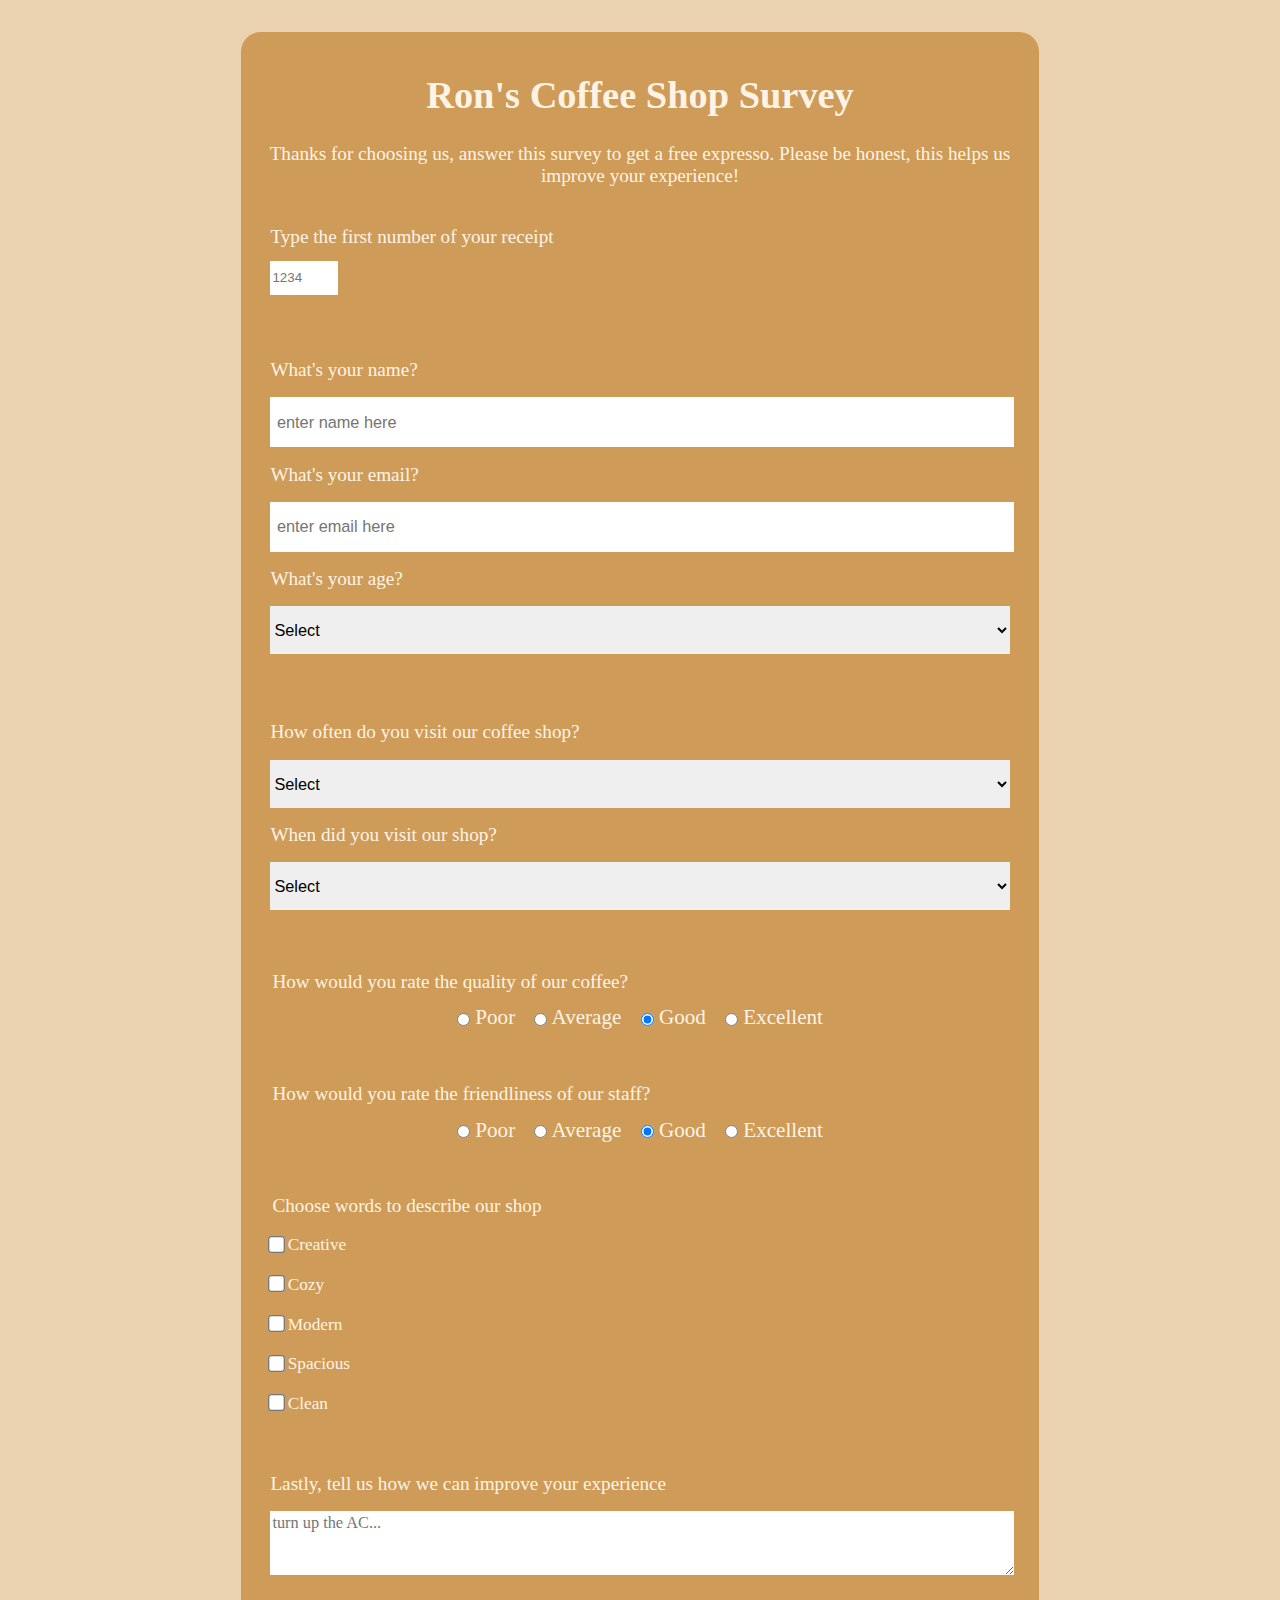
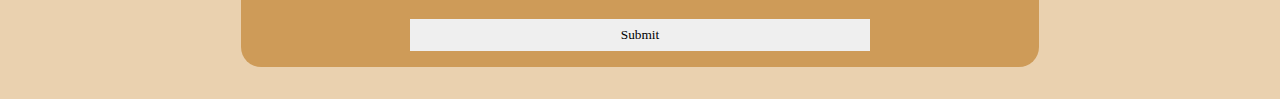
<file: FCC 1- Cafe Survey Form/index.html>
<!DOCTYPE HTML>
<html lang ="en">
<head>
  <title>Coffee Survey</title>
  <meta charset="utf-8">
  <meta name="viewport" content="width=device-width, initial-scale=1.0">
  <link rel="stylesheet" href="styles.css"
</head>
<body>
  <main>
    <div class="Survey">
      <h1 id="title">Ron's  Coffee Shop Survey</h1>
      <p id="description">Thanks for choosing us, answer this survey to get a free expresso. Please be honest, this helps us improve your experience!</p>
      <form id="survey-form" method="post" action=''>
        
        <fieldset>
          <label class ="spacingnumber"for="number" id="number-label"> Type the first number of your receipt
            <input placeholder="1234" required id="number" type="number" name="verification" min="1000" max="9999">
          </label>
        </fieldset>
        <fieldset>
          <label class="scale" for="name" id="name-label">What's your name?<input placeholder=" enter name here" type="text" name="personal-info" id="name" name="personal-info" required/></label>
          <label class="scale" for="email" id="email-label">What's your email? <input placeholder=" enter email here" type="email" id="email" name="personal-info" required/></label>
          
          <label for="age"> What's your age?
            <select id="age" required name="personal-info">
              <option value="">Select</option>
              <option value="1">13-17</option>
              <option value="2">18-24</option>
              <option value ="3">25-60</option>
              <option value="4">+60</option>
            </select> 
          </label>
        </fieldset>
        
        <fieldset>

          <label for="dropdown">How often do you visit our coffee shop?
            <select required id="dropdown" name="visit-info">
              <option value="">Select</option>
              <option value="1">Daily</option>
              <option value="2">Weekly</option>
              <option value="3">Monthly</option>
              <option value="4">Rarely</option>
            </select>  
          </label>
          <label for="time">When did you visit our shop?
            <select required id="time" name="visit-info">
              <option value="">Select</option>
              <option value="1">Morning</option>
              <option value="2">Afternoon</option>
              <option value="3">Evening</option>
            </select>  
          </label>
        </fieldset>

        <fieldset>
          <legend> How would you rate the quality of our coffee? </legend>
          <div class="radiogroup">
            <label for="poor-quality" class="radio"><input type="radio" name="coffee-quality" id="poor-quality" value="poor"> Poor</label>
            <label for="average-quality" class="radio"><input type="radio" name="coffee-quality" id="average-quality" value="average"> Average</label>
            <label for="good-quality" class="radio"><input type="radio" name="coffee-quality" id="good-quality" checked value="good"> Good</label>
            <label for="excellent-quality" class="radio"><input type="radio" name="coffee-quality" id="excellent-quality" value="excellent"> Excellent</label>
          </div> 
        </fieldset>
              <fieldset>
          <legend> How would you rate the friendliness of our staff? </legend>
          <div class="radiogroup">
            <label for="poor-staff" class="radio"><input type="radio" name="staff-quality" id="poor-staff" value="poor"> Poor</label>
            <label for="average-staff" class="radio"><input type="radio" name="staff-quality" id="average-staff" value="average"> Average</label>
            <label for="good-staff" class="radio"><input checked type="radio" name="staff-quality" id="good-staff" value="good"> Good</label>
            <label for="excellent-staff" class="radio"><input type="radio" name="staff-quality" id="excellent-staff" value="excellent"> Excellent</label>
          </div> 
        </fieldset>
        <fieldset class="checkbox">
          <legend> Choose words to describe our shop </legend>
          <label for="creative"> <input type="checkbox" name="shop-personality" id="creative" value="creative"> Creative</label>
          <label for="cozy"> <input id="cozy" value="cozy" type="checkbox" name="shop-personality"> Cozy</label>
          <label for="modern"> <input id="modern" value="modern" type="checkbox" name="shop-personality" > Modern</label>
          <label for="spacious"> <input id="spacious" value="spacious"type="checkbox" name="shop-personality"> Spacious</label>
          <label for="clean"> <input id="clean"type="checkbox" name="shop-personality" value="clean"> Clean</label>
        </fieldset>
        <fieldset>
          <label> Lastly, tell us how we can improve your experience
            <textarea cols="60" rows="3" placeholder="turn up the AC..."></textarea>  
          </label>
        </fieldset>
        <input type="submit" value="Submit" id="submit">
      </form>
    </div>
    <div class="legroom"></div>
  </main>
</body>
</file>
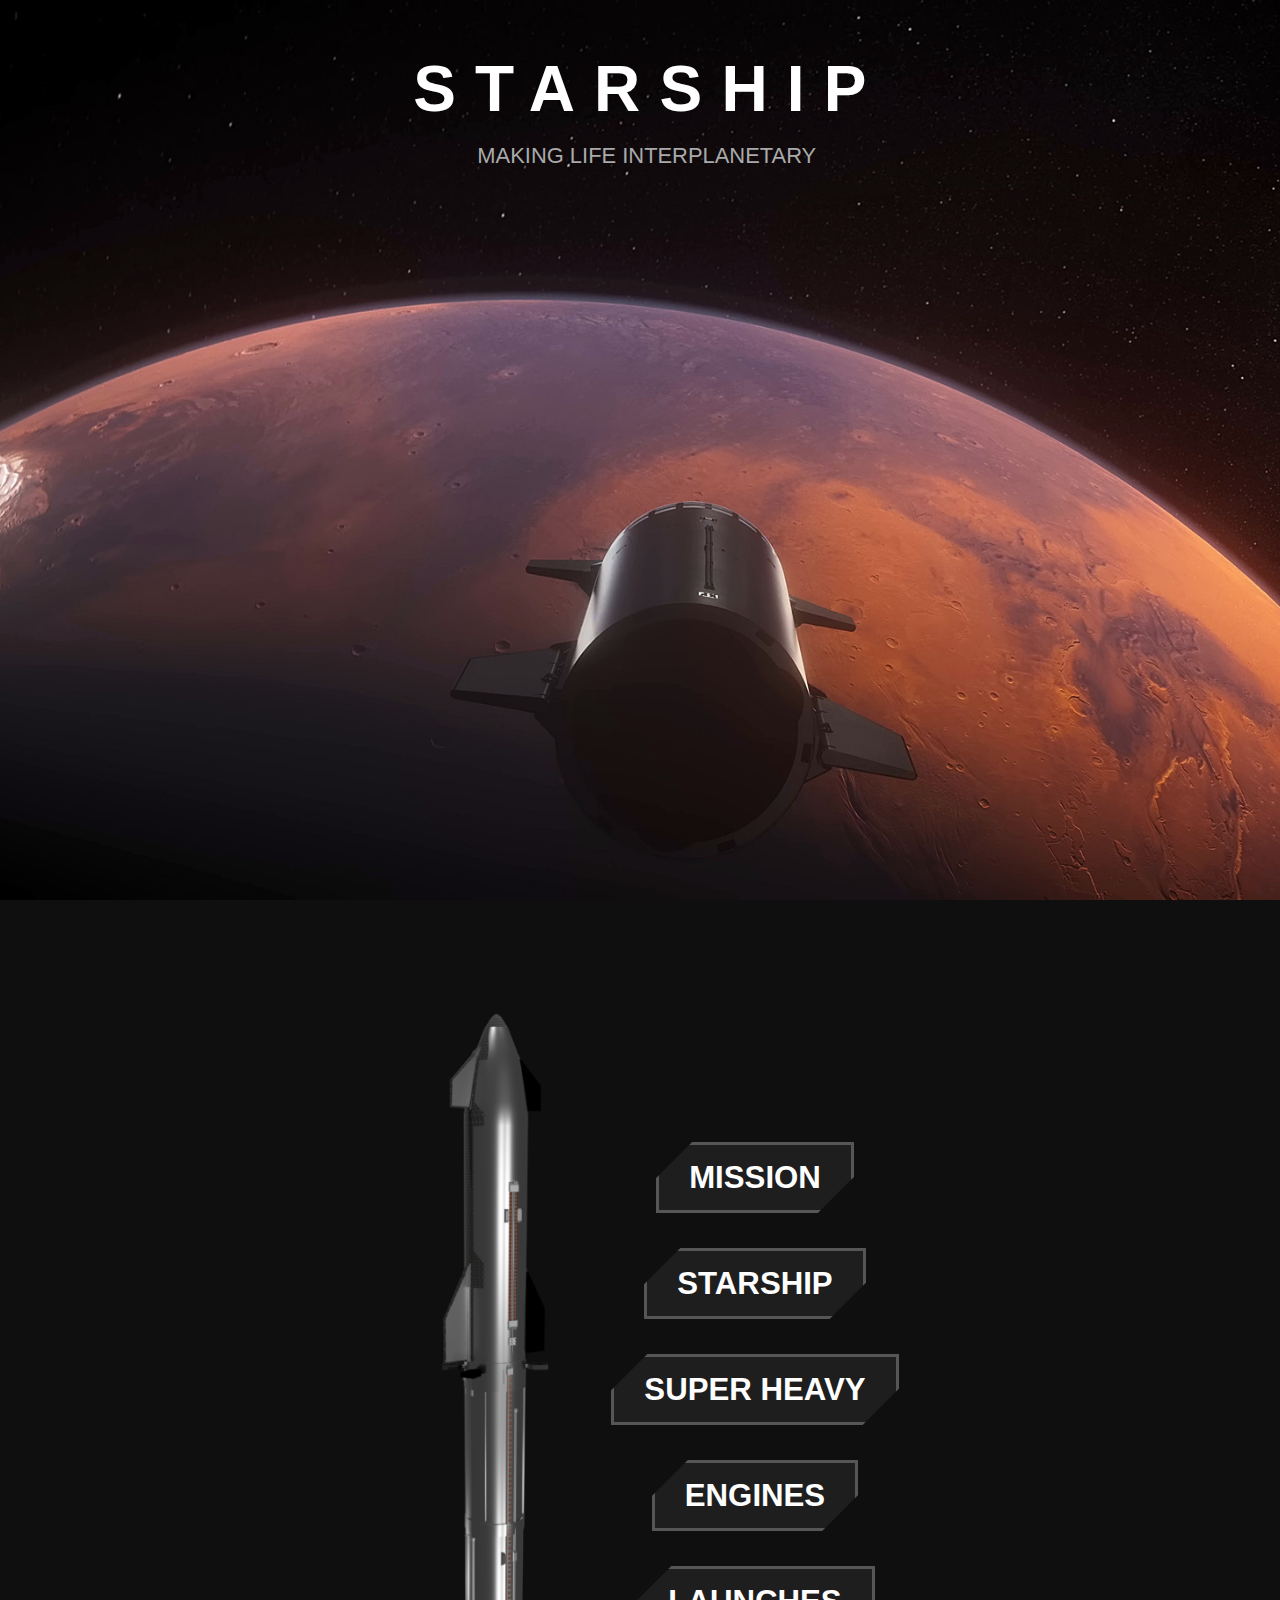
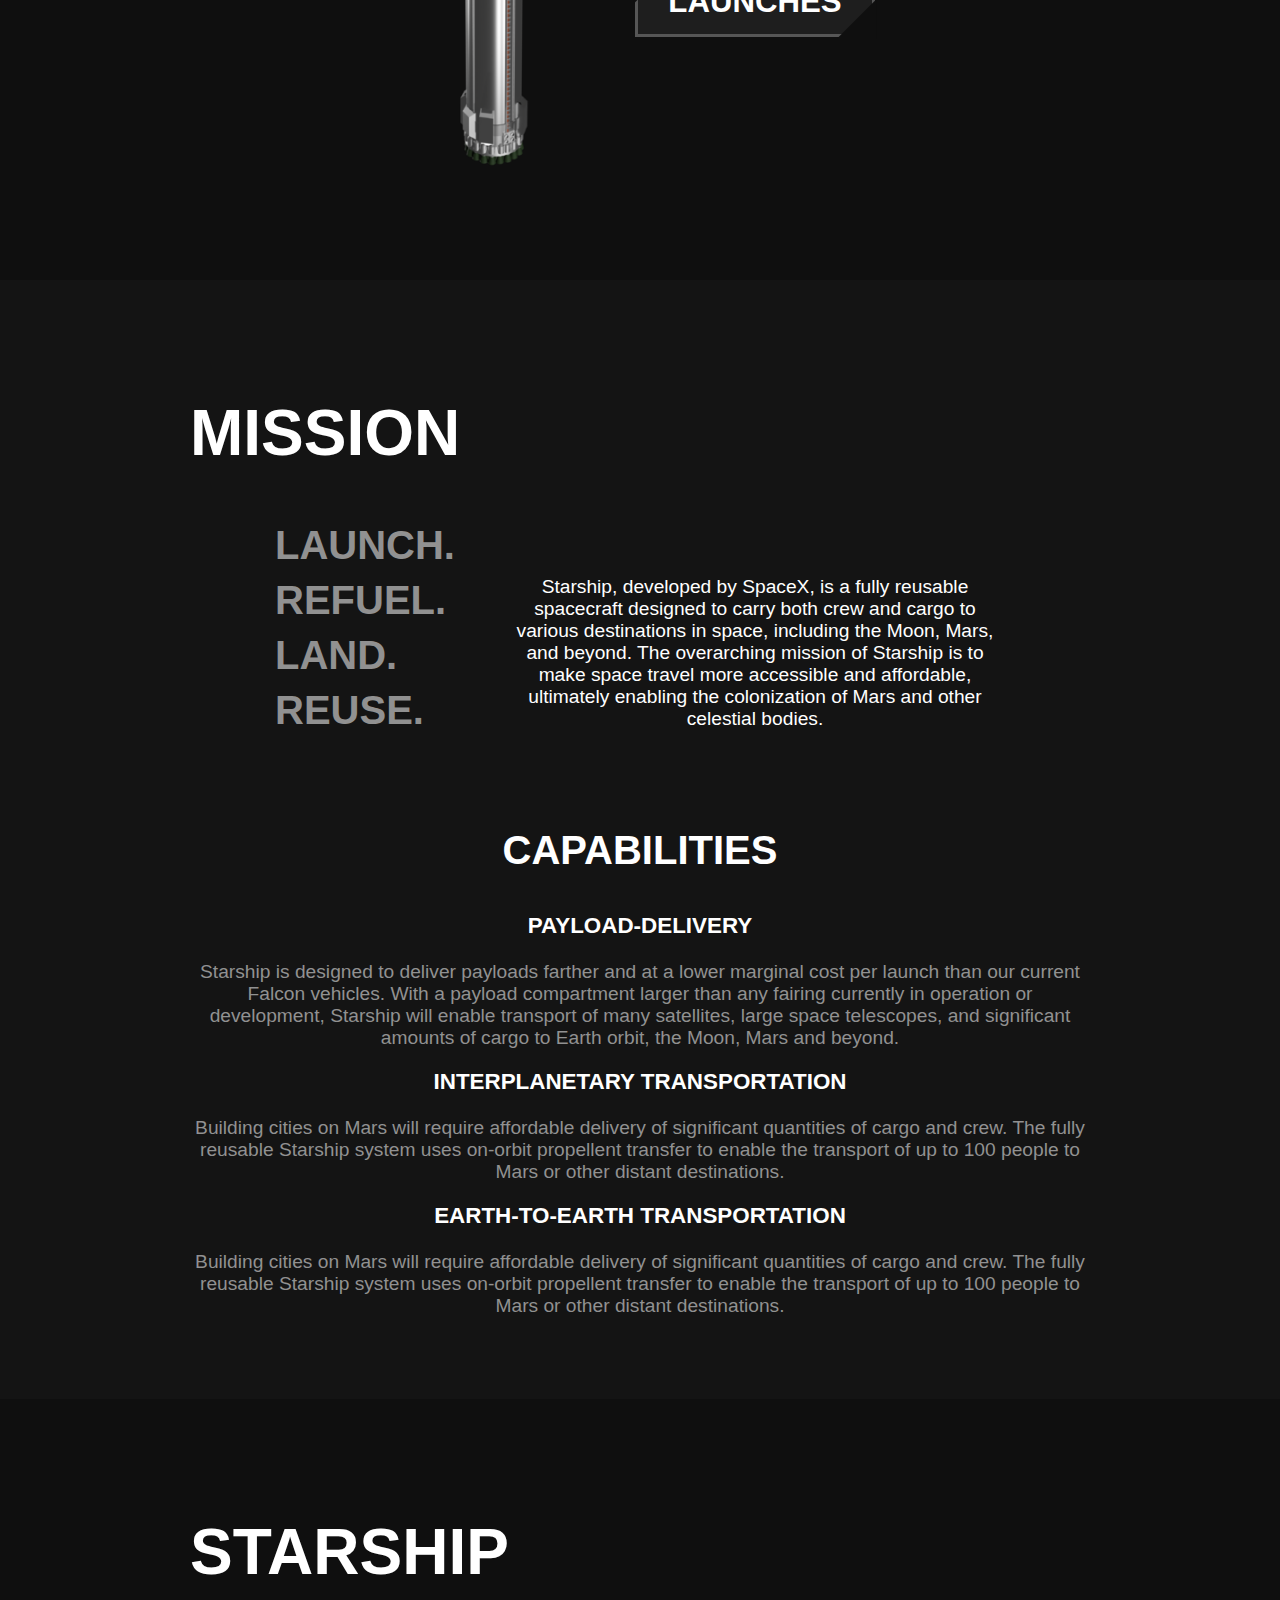
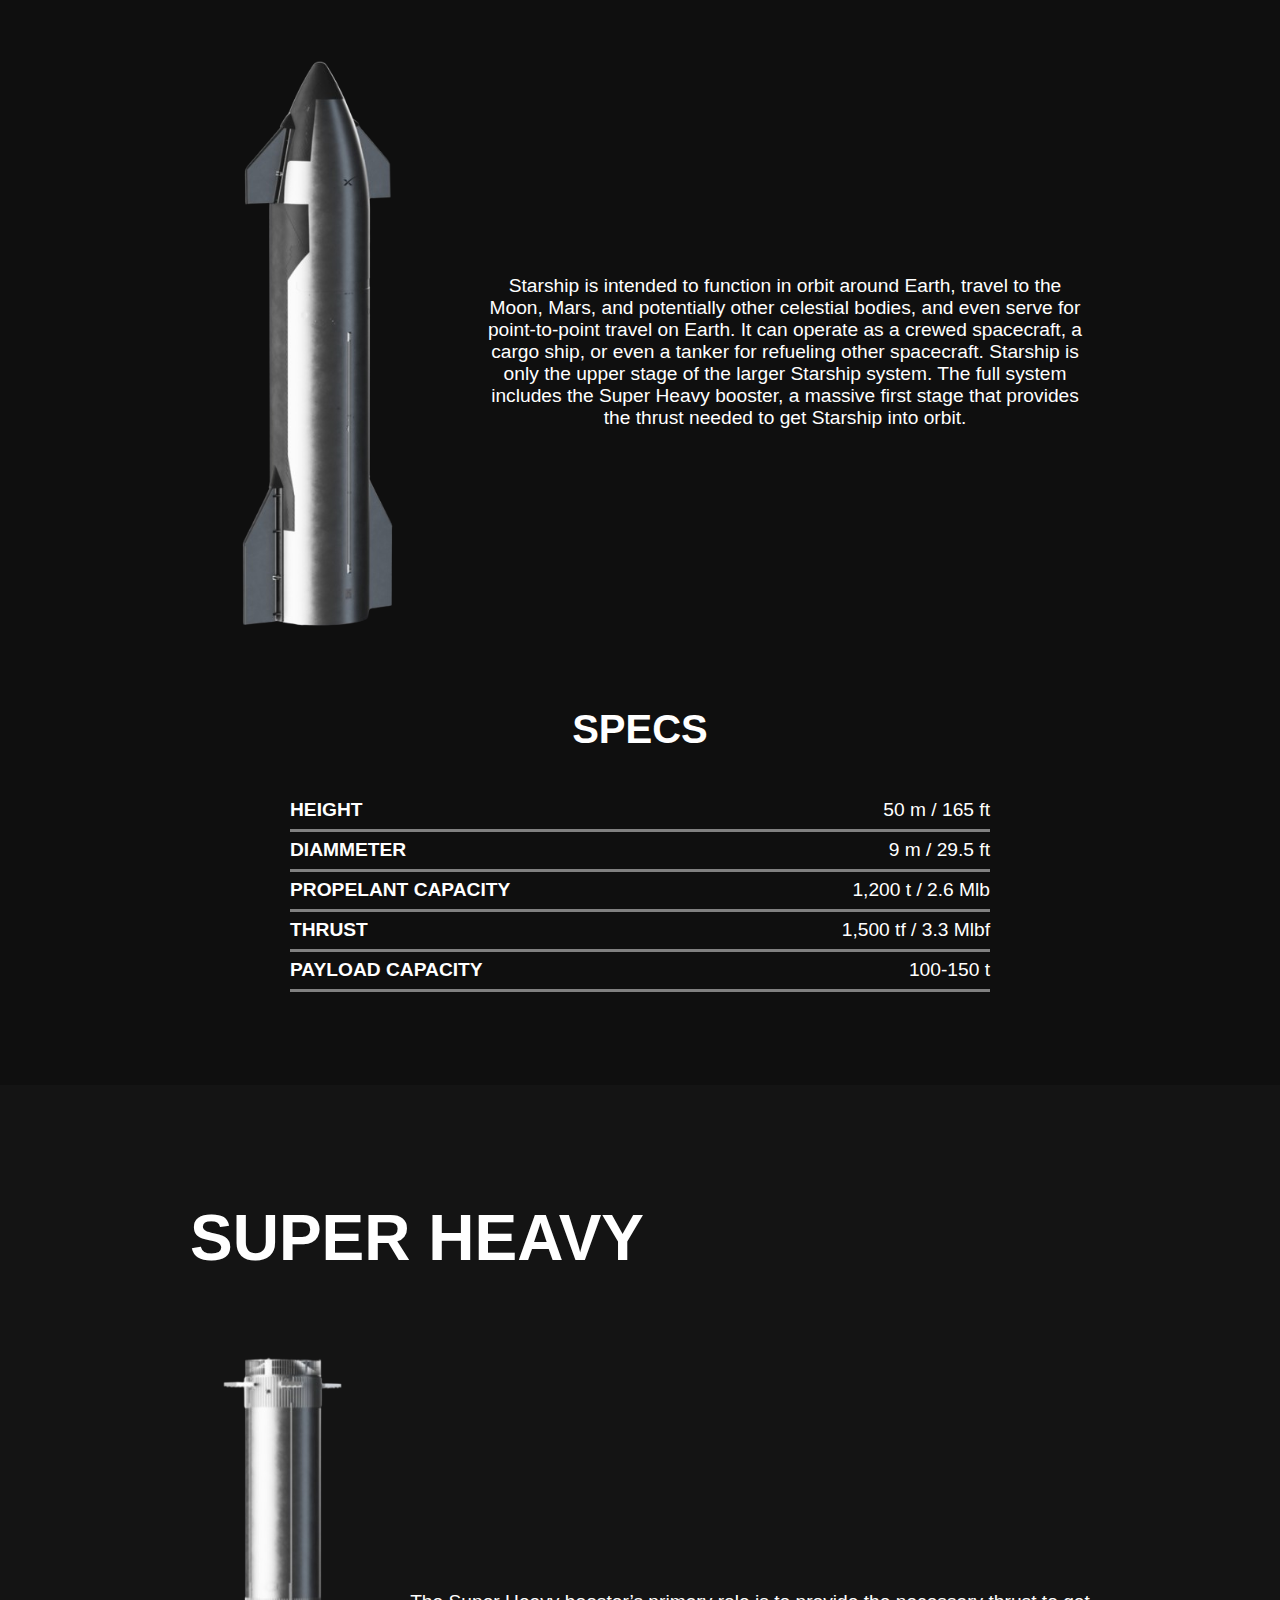
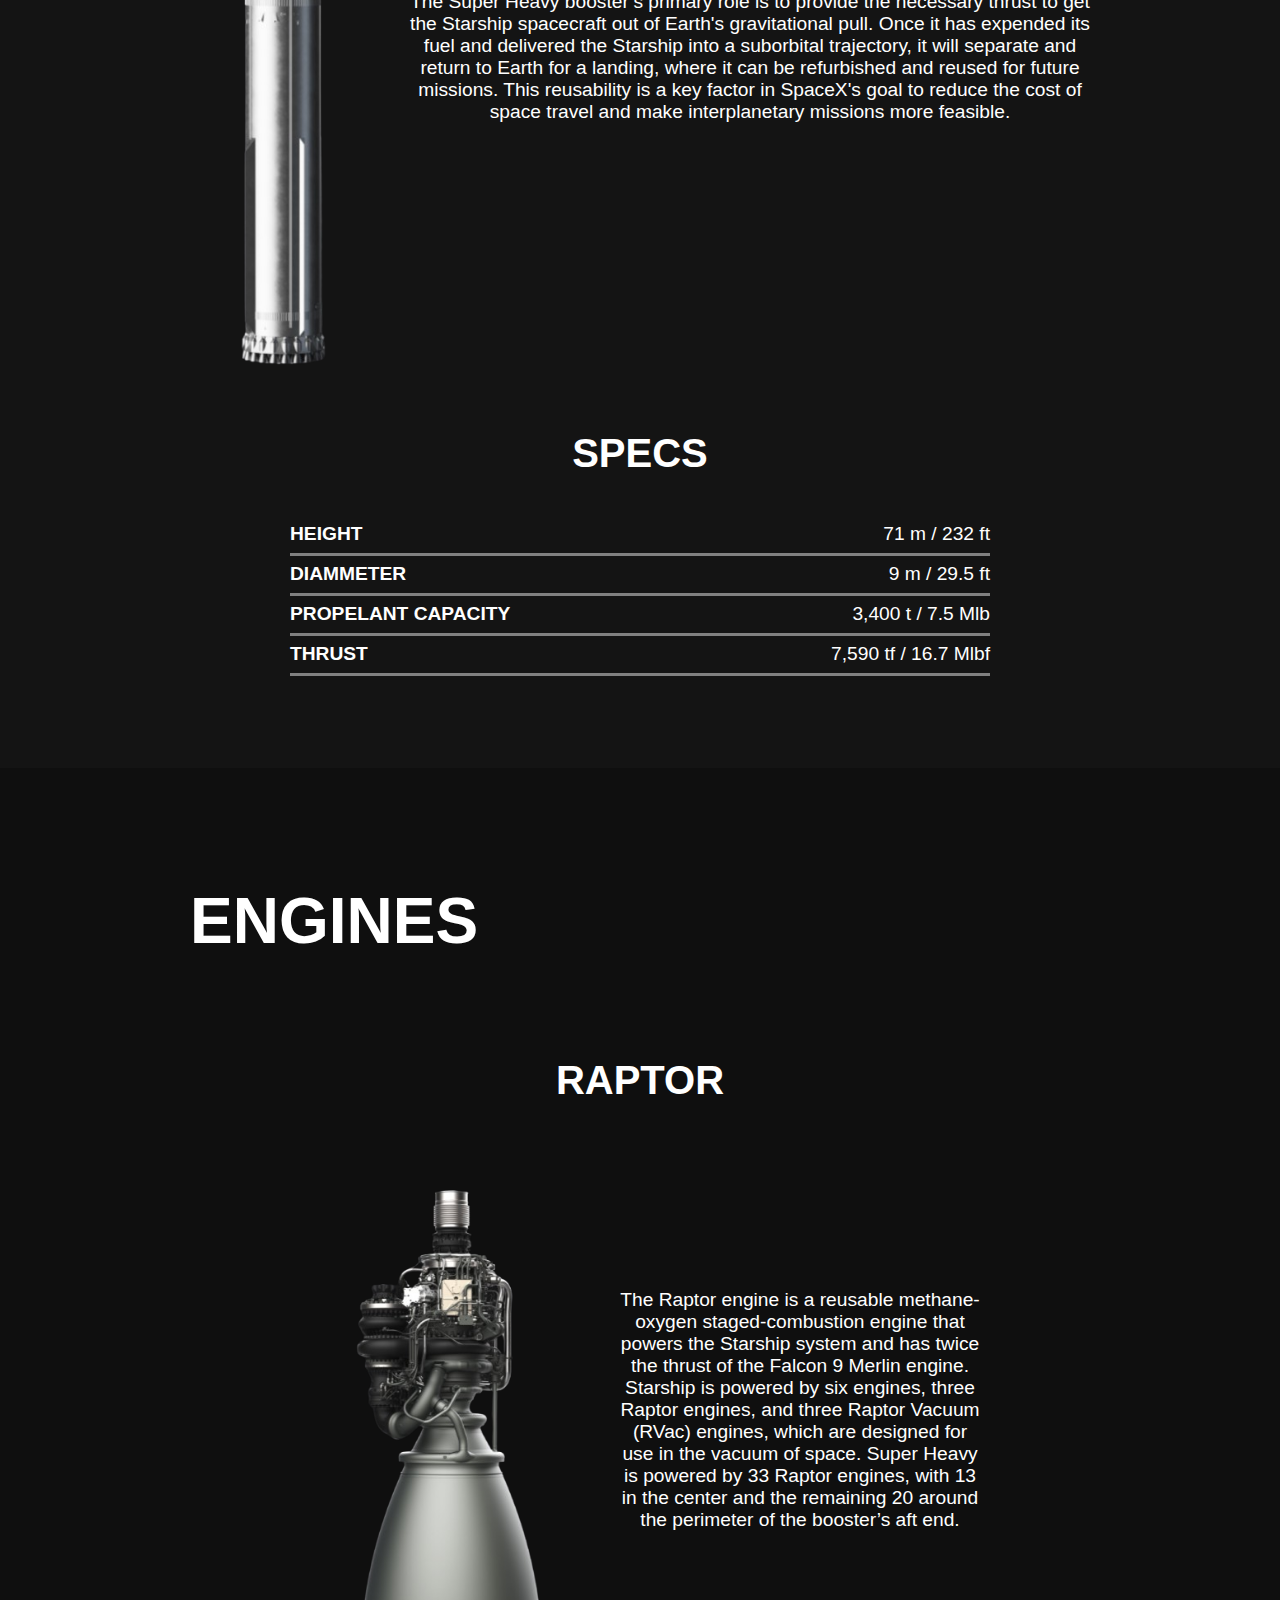
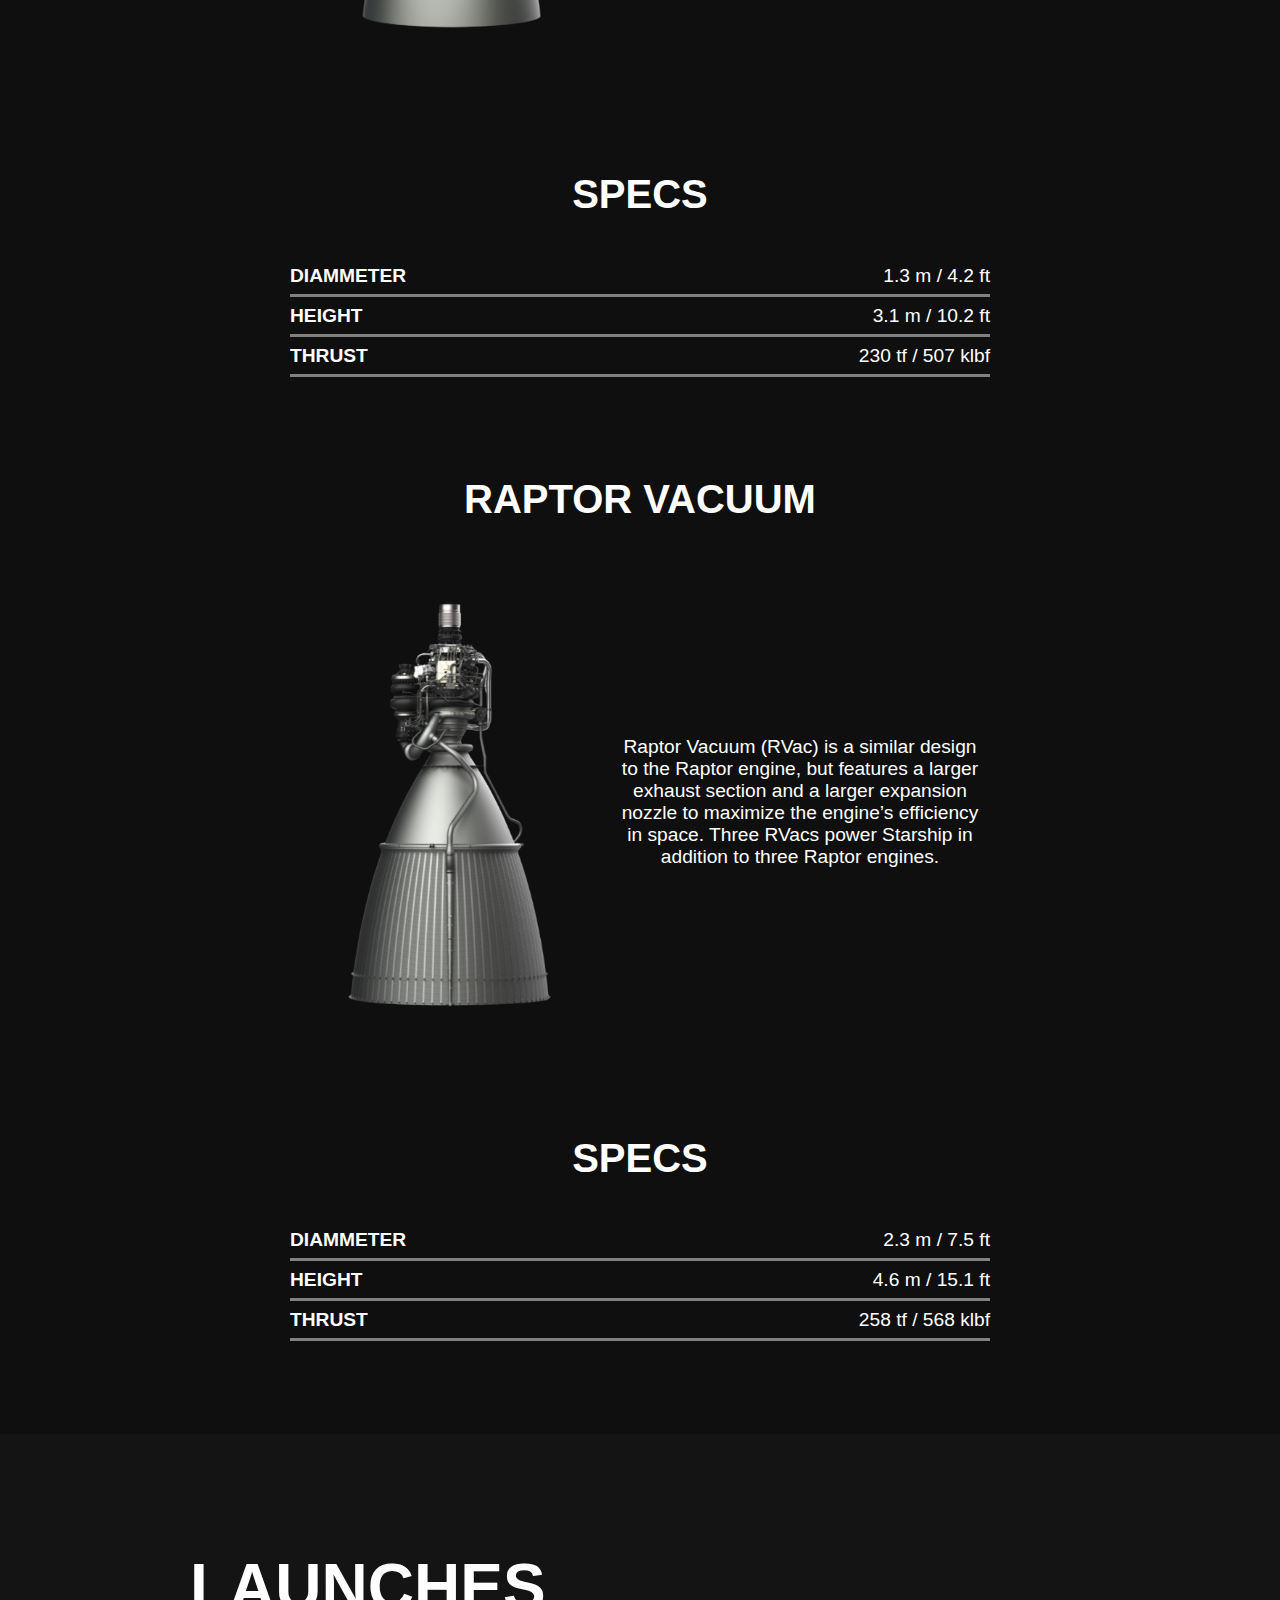
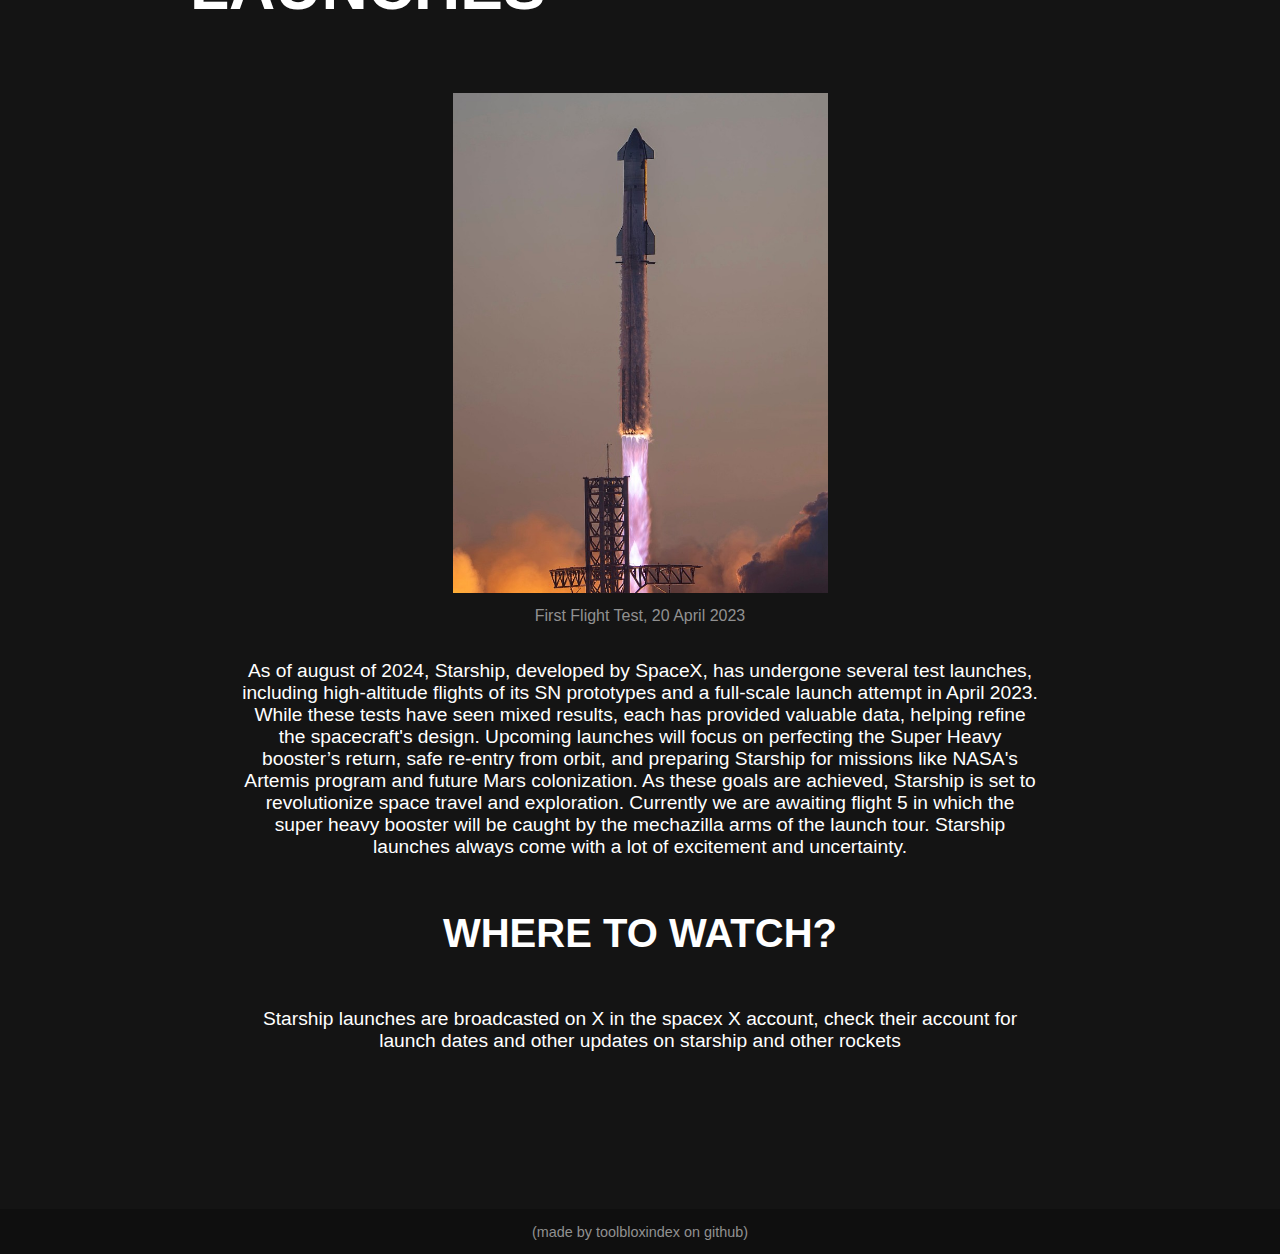
<file: FCC 3 - STARSHIP Technical Documentation Page/index.html>
<!DOCTYPE html>
<html lang="en">  
    <head>
        <meta charset="utf-8">
        <meta name="viewport" content="width=device-width, initial-scale=1.0">
        <title> STARSHIP Technical Documention Page</title>
        <meta name="description" content="A webpage dedicated to all things starship">
        <link rel="stylesheet" href="styles.css">
    </head>
    <body>
        <header>
        </header>
        <main id="main-doc">
        <div class="header"></div>
          <h1 class="header-text">STARSHIP</h1>
          <p class="header-text-description">MAKING LIFE INTERPLANETARY</p>

          <div class="image-container">
            <img alt="Starship launch image" src="img/SpaceX Starship approaching Mars.jpg" alt="starship approaching mars image">
          </div>
        </div>
          <nav id="nav-bar">
            <img src="img/starship + booster transparent.png" alt="full starship image">
            <ul>
              <li><a href="#mission">MISSION</a></li>
              <li><a href="#starship">STARSHIP</a></li>
              <li><a href="#super-heavy">SUPER HEAVY</a></li>
              <li><a href="#engines">ENGINES</a></li>
              <li><a href="#launches">LAUNCHES</a></li>
            </ul>
          </nav>
          <section class="main-section" id="mission">
            <div class="mission-container">
              <h2 class="giant-bold">MISSION</h2>
              <div class="content-wrapper">
                <ul>
                  <li>LAUNCH.</li>
                  <li>REFUEL.</li>
                  <li>LAND.</li>
                  <li>REUSE.</li>
                </ul>
                <div class="text-container">
                  <p>Starship, developed by SpaceX, is a fully reusable spacecraft designed to carry both crew and cargo to various destinations in space, including the Moon, Mars, and beyond. The overarching mission of Starship is to make space travel more accessible and affordable, ultimately enabling the colonization of Mars and other celestial bodies.</p>
                </div>
              </div>
              <div class="capabilities">
                <h3 class="bigger-bold">CAPABILITIES</h3>
                <p><span class="bold big">PAYLOAD-DELIVERY</span>
                </br>
                </br>
                Starship is designed to deliver payloads farther and at a lower marginal cost per launch than 
                    our current Falcon vehicles. With a payload compartment larger than any fairing currently in 
                    operation or development, Starship will enable transport of many satellites, large space 
                    telescopes, and significant amounts of cargo to Earth orbit, the Moon, Mars and beyond.
                </p>
                <p><span class="bold big">INTERPLANETARY TRANSPORTATION</span>
                </br>
                </br>
                Building cities on Mars will require affordable delivery of significant quantities of cargo and 
                crew. The fully reusable Starship system uses on-orbit propellent transfer to enable the transport 
                of up to 100 people to Mars or other distant destinations. 
                </p>
                <p><span class="bold big">EARTH-TO-EARTH TRANSPORTATION</span>
                </br>
                </br>
                Building cities on Mars will require affordable delivery of significant quantities of cargo and 
                crew. The fully reusable Starship system uses on-orbit propellent transfer to enable the transport 
                of up to 100 people to Mars or other distant destinations. 
                </p>
              </div>
            </div>
          </section>
          <section class="main-section" id="starship">
            <div class="starship-container">
              <h2 class="giant-bold">STARSHIP</h2>
                <div class="starship-content-wrapper">
                  <img src="img/starship2.png" alt="starship image">
                  <div class="starship-text-wrapper">
                    <p>Starship is intended to function in orbit around Earth, travel to the Moon, Mars, and potentially other celestial bodies, and even serve for point-to-point travel on Earth. It can operate as a crewed spacecraft, a cargo ship, or even a tanker for refueling other spacecraft.
                      Starship is only the upper stage of the larger Starship system. The full system includes the Super Heavy booster, a massive first stage that provides the thrust needed to get Starship into orbit.</p>
                  </div>
                </div>
                <h3 class="bigger-bold">SPECS</h3>
                <div class="spec-sheet">
                  <table>
                    <tbody>
                      <tr>
                        <th>HEIGHT</th>
                        <td>50 m / 165 ft</td>
                      </tr>
                      <tr>
                        <th>DIAMMETER</th>
                        <td>9 m / 29.5 ft</td>
                      </tr>
                      <tr>
                        <th>PROPELANT CAPACITY</th>
                        <td>1,200 t / 2.6 Mlb</td>
                      </tr>
                      <tr>
                        <th>THRUST</th>
                        <td>1,500 tf / 3.3 Mlbf</td>
                      </tr>
                      <tr>
                        <th>PAYLOAD CAPACITY</th>
                        <td>100-150 t</td>
                      </tr>
                    </tbody>
                  </table>
                </div>
            </div>
          </section>
          <section class="main-section" id="super-heavy">
            <div class="super-heavy-container">
              <h2 class="giant-bold">SUPER HEAVY</h2>
              <div class="super-heavy-content-wrapper">
                <img src="img/super heavy.png" alt="super heavy booster">
                <div class="super-heavy-text-wrapper">
                  <p>The Super Heavy booster’s primary role is to provide the necessary thrust to get the Starship spacecraft out of Earth's gravitational pull. Once it has expended its fuel and delivered the Starship into a suborbital trajectory, it will separate and return to Earth for a landing, where it can be refurbished and reused for future missions. This reusability is a key factor in SpaceX's goal to reduce the cost of space travel and make interplanetary missions more feasible.</p>
                </div>
              </div>
              <h3 class="bigger-bold">SPECS</h3>
                <div class="spec-sheet">
                  <table>
                    <tbody>
                      <tr>
                        <th>HEIGHT</th>
                        <td>71 m / 232 ft</td>
                      </tr>
                      <tr>
                        <th>DIAMMETER</th>
                        <td>9 m / 29.5 ft</td>
                      </tr>
                      <tr>
                        <th>PROPELANT CAPACITY</th>
                        <td>3,400 t / 7.5 Mlb</td>
                      </tr>
                      <tr>
                        <th>THRUST</th>
                        <td>7,590 tf / 16.7 Mlbf</td>
                      </tr>
                    </tbody>
                  </table>
                </div>
            </div>
          </section>
          <section class="main-section" id="engines">
            <div class="engines-container">
              <h2 class="giant-bold">ENGINES</h2>
              <h3 class="bigger-bold">RAPTOR</h3>
              <div class="engines-content-wrapper">
                <img src="img/raptor.png" alt="raptor image">
                <div class="engines-text-wrapper">
                  <p>The Raptor engine is a reusable methane-oxygen staged-combustion engine that powers the Starship system and has twice the thrust of the Falcon 9 Merlin engine. Starship is powered by six engines, three Raptor engines, and three Raptor Vacuum (RVac) engines, which are designed for use in the vacuum of space. Super Heavy is powered by 33 Raptor engines, with 13 in the center and the remaining 20 around the perimeter of the booster’s aft end.</p>
                </div>
              </div>
              <h3 class="bigger-bold">SPECS</h3>
                <div class="spec-sheet">
                  <table>
                    <tbody>
                      <tr>
                        <th>DIAMMETER</th>
                        <td>1.3 m / 4.2 ft</td>
                      </tr>
                      <tr>
                        <th>HEIGHT</th>
                        <td>3.1 m / 10.2 ft</td>
                      </tr>
                      <tr>
                        <th>THRUST</th>
                        <td>230 tf / 507 klbf</td>
                      </tr>
                    </tbody>
                  </table>
                </div>
              <h3 class="bigger-bold">RAPTOR VACUUM</h3>
              <div class="engines-content-wrapper">
                  <img src="img/raptor vacuum.png" alt="raptor vacuum image">
                <div class="engines-text-wrapper">
                  <p>Raptor Vacuum (RVac) is a similar design to the Raptor engine, but features a larger exhaust section and a larger expansion nozzle to maximize the engine’s efficiency in space. Three RVacs power Starship in addition to three Raptor engines.</p>
                </div>
              </div>
              <h3 class="bigger-bold">SPECS</h3>
                <div class="spec-sheet">
                  <table>
                    <tbody>
                      <tr>
                        <th>DIAMMETER</th>
                        <td>2.3 m / 7.5 ft</td>
                      </tr>
                      <tr>
                        <th>HEIGHT</th>
                        <td>4.6 m / 15.1 ft</td>
                      </tr>
                      <tr>
                        <th>THRUST</th>
                        <td>258 tf / 568 klbf</td>
                      </tr>
                    </tbody>
                  </table>
                </div>
            </div>
          </section>
          <section class="main-section" id="launches">
            <div class="launches-container">
              <h2 class="giant-bold">LAUNCHES</h2>
              <div class="launches-content-wrapper">
                <figure>
                  <img src="img/launch.jpg" alt="starship launch photo">
                  <figcaption>First Flight Test, 20 April 2023</figcaption>
                </figure>
                <div class="launches-text-wrapper">
                  <p>As of august of 2024, Starship, developed by SpaceX, has undergone several test launches, including high-altitude flights of its SN prototypes and a full-scale launch attempt in April 2023. While these tests have seen mixed results, each has provided valuable data, helping refine the spacecraft's design. Upcoming launches will focus on perfecting the Super Heavy booster’s return, safe re-entry from orbit, and preparing Starship for missions like NASA's Artemis program and future Mars colonization. As these goals are achieved, Starship is set to revolutionize space travel and exploration. Currently we are awaiting flight 5 in which the super heavy booster will be caught by the mechazilla arms of the launch tour. Starship launches always come with a lot of excitement and uncertainty.</p>
                </div>
                <h2 class="bigger-bold">WHERE TO WATCH?</h2>
                <div class="launches-text-wrapper">
                  <p>Starship launches are broadcasted on X in the spacex X account, check their account for launch dates and other updates on starship and other rockets</p>
                </div>
              </div>
            </div>
          </section>
          <footer>
            <p>(made by toolbloxindex on github)</p>
          </footer>
        </main>
    </body>
</html>
</file>
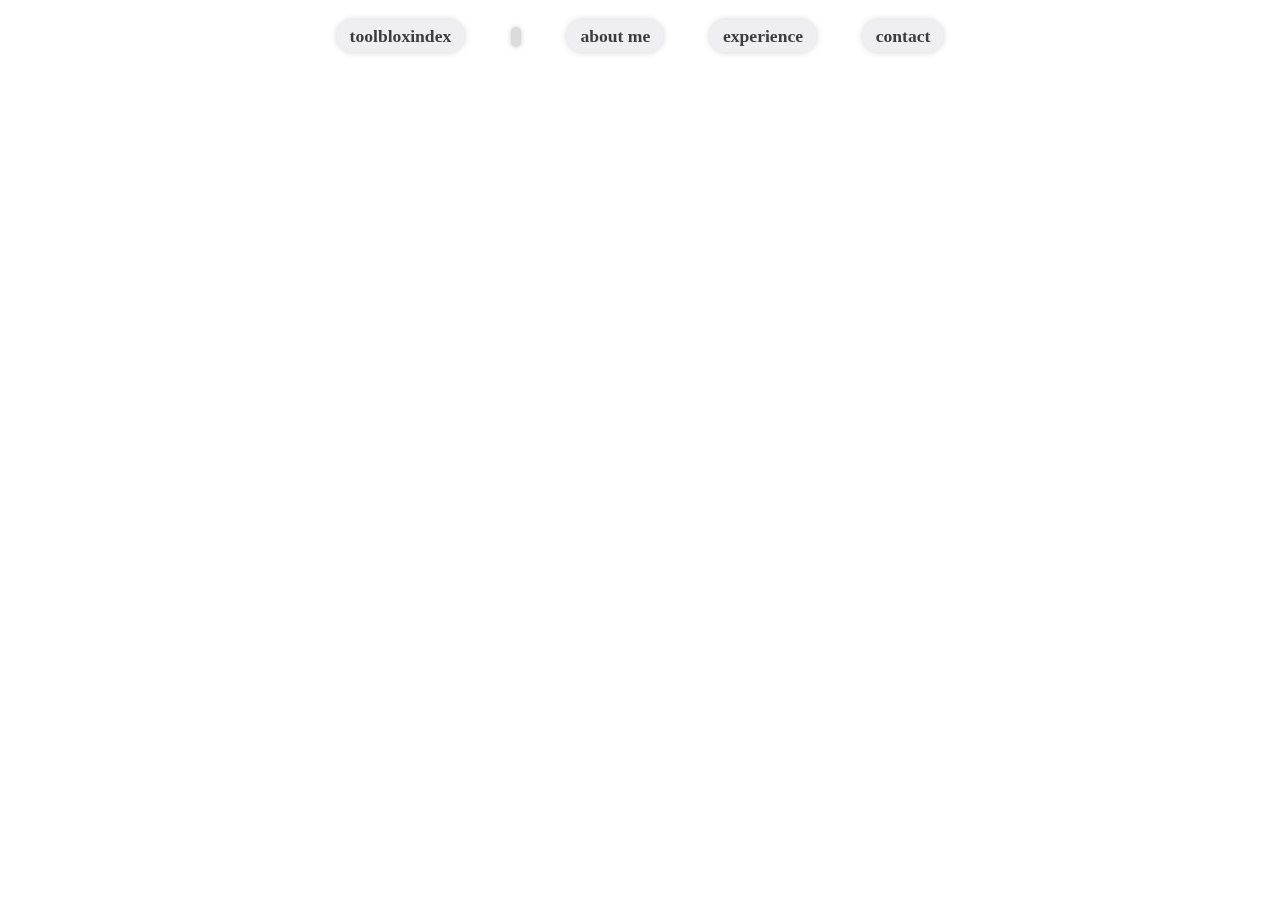
<file: FCC 3- Personal Portfolio/index.html>
<!DOCTYPE html>
<html lang="en">
    <head>
        <meta charset="utf-8">
        <meta name="viewport" content="width=device-width, initial-scale=1.0">
        <title>Personal Portfolio</title>
        <meta name="description" content="toolbloxindex personal portfolio, cool stuff here!">
        <link rel="stylesheet" href="styles.css">
    </head>
    <body>
        <header>
            <div class="header-blocks">
                <p><a href="index.html">toolbloxindex</a></p>
                <div class="header-divider"></div>
                <p class="button"><a>about me</a></p>
                <p class="button"><a>experience</a></p>
                <p class="button"><a>contact</a></p>
            </div>
        </header>
    </body>
</html>
</file>
<file: FCC 1- Cafe Survey Form/styles.css>
h1, p {
    text-align: center;
  }
  
  
  
  body {
    width: 100%;
    height: 100vh;
    background-color: #EAD1AF;
    font-family: verdana;
    color: #FFF3E5;
    padding: 2rem 0px;
    margin: 0;
    font-size: 1.2em;
  }
  
  .Survey {
    width: 60vw;
    max-width: 800px;
    min-width: 500px;
    background-color:#CE9B58;
    margin: 0px auto;
    padding: 0.8em;
    border-radius: 20px;
  }
  
  input, select {
    display:block;
    border:none;
    
  }
  
  .checkbox input {
    display:inline;
    transform: scale(1.3);
  }
  .checkbox label {
    font-size: 0.9em;
    display:block;
  }
  
  select, textarea {
    width: 100%;
    min-height: 3rem;
    border:none;
    font-size: 0.85em;
  }
  
  .scale input {
    width: 100%;
    min-height: 3rem;
    border: none;
    font-size: 0.85em;
  }
  
  
  
  input[type="radio"] {
    display: inline;
    vertical-align:middle;
  }
  
  input[type="number"] {
    height: 2rem;
  }
  
  .radio {
    font-size:1.1em;
  }
  
  .radiogroup {
    display: flex;
    justify-content: center;
    gap: 1em;
    border:none;
  }
  
  textarea {
    display:block;
    margin-top: 1rem;
    font-family: verdana;
  }
  
  fieldset {
     margin: 2rem auto;
     border: none;
     
  }
  
  
  input, select {
    margin: 1em 0px;
  }
  
  input[type="submit"] {
    border:none;
    width:60%;
    height: 2rem;
    margin: 0 auto;
    font-family: verdana;
  }
  
  .legroom {
    width: 100%;
    height:2rem;
  }
  
  input[type="submit"]:hover {
    cursor:pointer;
    background-color: #EAD1AF
  }
  
  input[type="submit"]:active {
    background-color: #A8A8A8;
    color: white;
  }
</file>
<file: FCC 3 - STARSHIP Technical Documentation Page/styles.css>
@media (prefers-reduced-motion: no-preference) {
  * {
    scroll-behavior: smooth;
  }
}

* {
  font-family: D-DIN-BOLD, Poppins, Arial;       
}

.nav-bar {
  position: fixed;
}

ul {
  list-style: none;
}

html, body {
  width: 100%;
  padding: 0;
  margin: 0;
  background-color: #0F0F0F;
}

.image-container {
  height: 100vh;
  width: 100%;
  overflow: hidden;
  position: relative;
  padding: 0;
  margin: 0;
}

.image-container img {
  position: absolute;
  top: 50%;
  left: 50%;
  height: 100%;
  width: auto;
  transform: translate(-50%, -50%);
  min-width: 100%;
  min-height: 100%;
  object-fit: cover; 
}

.header-text {
  position: absolute;
  transform: translateX(-48%);
  top: 5%;
  left: 50%;
  z-index: 1000;
  font-size: 3.2rem;
  color: #fff;
  font-weight: bolder;
  letter-spacing: 0.6rem;
}

.header-text-description {
  position: absolute;
  transform: translateX(-48%);
  left: 50%;
  z-index: 1001;
  color: #AAAAAA;
  font-size: 1.1rem;
  white-space: nowrap;
  top: calc(5% + 3.2rem + 2rem);
}


nav {
  display: flex;
  flex-direction: row;
  justify-content: center;
  align-items: center;
  width: 100%;
  background-color: #0F0F0F;
  height: 980px;
}

nav img {
  width: 250px;
  height: auto;
  margin: -55px; 
}

nav ul {
  list-style: none;
  padding: 0;
  margin: 0;
  display: flex;
  flex-direction: column;
  gap: 70px;
  align-items: center;
  white-space: nowrap;
}

li a {
  padding: 10px 20px;
  background-color: #1E1E1E;
  font-size: 1.3rem;
  text-decoration: none;
  color: white;
  font-weight: bold;
  position: relative;
  overflow: hidden;
  border-radius: 20px 0 20px 0;
  border: 3px solid #565656;
}

li a:before,
li a:after {
  content: '';
  position: absolute;
  background-color: #0F0F0F; 
  z-index: 2000;
}

li a:before {
  top: -5px;
  left: -5px;
  width: 25px;
  height: 25px;
  clip-path: polygon(0 0, 100% 0, 0 100%);
}

li a:after {
  bottom: -5px;
  right: -5px;
  width: 25px;
  height: 25px;
  clip-path: polygon(100% 100%, 0 100%, 100% 0);
}


li a:active {
  border: 3px solid #0F0F0F;
}

.main-section {
  height: 100vh; /*temporary*/
  width: 100%;
}
/* universal stuff*/
.bigger-bold {
  font-weight: bolder;
  font-size: 2.5rem;
  text-align: center;
}
.giant-bold {
  font-size: 4rem;
  font-weight: bolder;
  text-align: center;
}

/*MISSION SECTION*/

#mission {
  background-color: #141414;
  height: auto;
  width: 100%;
  padding: 50px 0;
}

.mission-container {
  width: 80vw;
  max-width: 900px;
  min-width: 200px;
  margin: 0 auto;
  color: #fff;
  padding: 1%;
}

.content-wrapper {
  margin: 5% 0;
  display: flex; 
  align-items: center;
  justify-content: center;
  flex-wrap: wrap;
}

.mission-container ul {
  margin: 0;
  padding: 0;
  font-weight: bold;
  display: flex;
  flex-direction: column;
  gap: 10px;
  font-size: 2.5rem;
  margin-right: 0px;
  margin-bottom: 30px;
}

.mission-container li {
  color: #919191;
}

.text-container {
  max-width: 500px;
}
.mission-container p {
  text-align: center;
  font-size: 1.2rem;
  margin-top: 20px;
}


.bold {
  font-weight: bold;
}

.big {
  font-size: 1.4rem;
}

.capabilities p {
  color:#919191;
}
.capabilities p span {
  color:white;
}

/*STARSHIP SECTION*/


#starship {
  background-color:#0F0F0F;
  height: auto; 
  width: 100%;
  padding-top: 50px;
  padding-bottom: 80px;
}
.starship-container {
  width: 80vw;
  max-width: 900px;
  min-width: 200px;
  margin: 0 auto;
  color: #fff;
  padding-bottom: 10px;
  padding: 1%;
}

.starship-container img {
  width: 200px;
  height: auto;
}

.starship-container p {
  text-align: center;
  font-size: 1.1rem;
}

.starship-content-wrapper {
  margin: 5% 0;
  display: flex; 
  flex-direction: row;
  align-items: center;
  justify-content: center;
  flex-wrap: wrap;
}

.starship-text-wrapper {
  min-width: 300px;
}

table {
  margin: 0 auto;
  max-width: 400px;
  min-width: 200px;
  border-collapse: collapse;
  font-size: 1rem;
}
tr {
  border-bottom: 3px solid grey;
}
th {
  text-align: left;
  padding: 7.5px 0;
}
td {
  text-align: right;
  padding: 7.5px 0;
}

/*SUPER HEAVY*/

#super-heavy {
  width: 100%;
  height: auto;
  background-color:#141414;
  padding-top: 50px;
  padding-bottom: 80px;
}
.super-heavy-container {
  width: 80vw;
  max-width: 900px;
  min-width: 200px;
  margin: 0 auto;
  color: #fff;
  padding-bottom: 10px;
  padding: 1%;
}

.super-heavy-content-wrapper {
  margin: 5% 0;
  display: flex; 
  flex-direction: row;
  align-items: center;
  justify-content: center;
  flex-wrap: wrap;
}
.super-heavy-text-wrapper {
  min-width:200px;
}

.super-heavy-container p {
  text-align: center;
  font-size: 1.1rem;
}


.super-heavy-container img {
  width: 150px;
  height: auto;
}

/* ENGINES */

#engines {
  width: 100%;
  height: auto;
  background-color:#0F0F0F;
  padding-top: 50px;
  padding-bottom: 80px;
}

.engines-container {
  width: 80vw;
  max-width: 900px;
  min-width: 200px;
  margin: 0 auto;
  color: #fff;
  padding-bottom: 10px;
  padding: 1%;
}

.engines-container h3 {
  margin-top: 100px;
}
.engines-content-wrapper {
  margin: 5% 0;
  display: flex; 
  flex-direction: row;
  align-items: center;
  justify-content: center;
  flex-wrap: wrap;
}

.engines-text-wrapper {
  min-width: 250px;
  max-width: 400px;
}

.engines-container {
  text-align: center;
  font-size: 1.1rem;
}

.engines-container img {
  width: 250px;
  height: auto;
}

/*LAUNCHES*/
#launches {
  height: auto;
  width:100%;
  background-color: #141414;
  padding-top: 50px;
  padding-bottom: 80px;
}

.launches-container {
  width: 90vw;
  max-width: 900px;
  min-width: 200px;
  margin: 0 auto;
  color: #fff;
  padding-bottom: 10px;
  padding: 1%;
}

.launches-content-wrapper {
  margin: 5% 0;
  display: flex; 
  flex-direction: row;
  align-items: center;
  justify-content: center;
  flex-wrap: wrap;
}

.launches-container img {
  width: 300px;
  height: 400px;
  object-fit: cover;
}

figcaption {
  text-align: center;
  color: #919191;
  margin-top: 10px;
}

.launches-container p {
  text-align: center;
  font-size: 1.1rem;
}

.launches-text-wrapper {
  max-width: 1400px;
  width: 80vw;
}
/* footer*/
footer {
  height: auto;
  width: 100%;
}
footer p {
  color: #919191;
  text-align: center;
  font-size: 0.9rem;
}
@media only screen and (min-width: 1400px) {
  .header-text {
      top: unset;
      top: 1%;
      font-size: 5rem;
      letter-spacing: 1.2rem;
  }
  .header-text-description {
      font-size: 1.7rem;
      top: calc(1% + 5rem + 3rem);
  }
  nav img {
    width: 370px;
    height: auto;
    margin-right: 20px;
    margin-left: -100px;
  }
  li a {
    padding: 15px 30px;
    font-size: 1.95em;
  }
  
  li a:before {
    top: -5px;
    left: -5px;
    width: 40px;
    height: 40px;
  }
  
  li a:after {
    bottom: -5px;
    right: -5px;
    width: 40px;
    height: 40px;

  }
  ul {
    gap: 90px;
  }
  .mission-container ul {
    font-size: 4rem;
    margin-right: 50px;
  }
  .mission-container p {
    font-size: 1.3rem;
  }
  .giant-bold {
    font-size: 5rem;
    text-align: left;
  }
  li a:hover {
  background-color: #555555;
  }
  .starship-container img {
    width: 300px;
    height: auto;
  }
  .starship-container p {
    margin-left: 100px;
    text-align: center;
    font-size: 1.3rem;
  }
  .starship-content-wrapper {
    flex-wrap: nowrap;
  }
  table {
    max-width: 750px;
    width: 100%;
    font-size: 1.4rem;
    color: #ffffff;
  }
  .super-heavy-container img {
    width: 190px;
    height: auto;
  }
  .super-heavy-content-wrapper {
    flex-wrap: nowrap;
  }
  .super-heavy-container p {
    margin-left: 100px;
    font-size: 1.3rem;
  }
  .engines-content-wrapper {
    flex-wrap: nowrap;
  }
  .engines-container img {
    width: 320px;
    height: auto;
  }
  .engines-container p {
    margin-left: 100px;
    font-size: 1.3rem;
  }
  .launches-container p {
    font-size: 1.3rem;
  }
  .launches-container img {
    width: 412.5px;
    height: 550px;
  }
  .launches-text-wrapper {
    max-width: 800px;
    min-width: 200px;
    width: 70vw;
  }
}

@media only screen and (max-width: 1400px) and (min-width: 600px) {
  .header-text {
      top: unset;
      top: 1%;
      font-size: 4rem;
      letter-spacing: 1.2rem;
  }
  .header-text-description {
      font-size: 1.37rem;
      top: calc(1% + 4rem + 3rem);
  }
  nav img {
    width: 330px;
    height: auto;
    margin: -50px;
  }
  li a {
    padding: 15px 30px;
    font-size: 1.95em;
  }
  
  li a:before {
    top: -5px;
    left: -5px;
    width: 40px;
    height: 40px;
  }
  
  li a:after {
    bottom: -5px;
    right: -5px;
    width: 40px;
    height: 40px;

  }
  .mission-container ul {
    font-size: 2.5rem;
    margin-right: 50px;
    margin-bottom: 50px;
  }
  .giant-bold  {
    font-size: 4rem;
    text-align: left;
  }
  li a:hover {
    background-color: #555555;
  }
  .starship-container img {
    width: 250px;
    height: auto;
  }
  .starship-container p {
    margin-left: 40px;
    text-align: center;
    font-size: 1.2rem;
  }
  .starship-content-wrapper {
    flex-wrap: nowrap;
  }
  table {
    max-width: 700px;
    width: 100%;
    font-size: 1.2rem;
  }
  .super-heavy-container img {
    width: 180px;
    height: auto;
  }
  .super-heavy-content-wrapper {
    flex-wrap: nowrap;
  }
  .super-heavy-container p {
    margin-left: 40px;
    font-size: 1.2rem;
  }
  .engines-content-wrapper {
    flex-wrap: nowrap;
  }
  .engines-container img {
    width: 280px;
    height: auto;
  }
  .engines-container p {
    margin-left: 40px;
    font-size: 1.2rem;
  }
  .launches-container p {
    font-size: 1.2rem;
  }
  .launches-container img {
    height: 500px;
    width: 375px;
  }
  .launches-text-wrapper {
    max-width: 800px;
    min-width: 200px;
    width: 70vw;
  }
}
</file>
<file: FCC 3- Personal Portfolio/styles.css>
@media (prefers-reduced-motion: no-preference) {
    * {
      scroll-behavior: smooth;
    }
  }

* {
    font-family: poppins, verdana;
}

body {
    width: 100%;
    height: 100vh;
    margin: 0;
    padding: 0;
}

header {
    width: 100%;
    height: 50px;
    position: fixed;
    margin-top: 10px;
}

.header-blocks {
    display: flex;
    justify-content: space-evenly;
    flex-wrap: wrap;
    align-items: center;
    padding-inline-start: 0;
    margin-block: 0;
    margin: 0 auto;
    flex-wrap: wrap;
    width: 100%;
    max-width: 700px;
    min-width: 550px;
}

 header a {
    text-align: center;
    padding: 6px 13px;
    color: #3D3D3D;
    background-color: #EFEFF2;
    box-shadow: 0px 0px 7px 0 #CCCCCC;
    border-radius: 25px;
    font-weight: 600;
    font-size: 1.1rem;
    text-decoration: none;
}

.header-divider {
    width: 10px;
    height: 20px;
    background-color: #DBDBDB;
    box-shadow: 0px 0px 5px 0 #CCCCCC;
    border-radius: 25px;
}

header a:hover {
    box-shadow: 0px 0px 11px 0 #CCCCCC;
}

header a:active {
    box-shadow: 0px 0px 7px 0 #CCCCCC;
}
</file>
